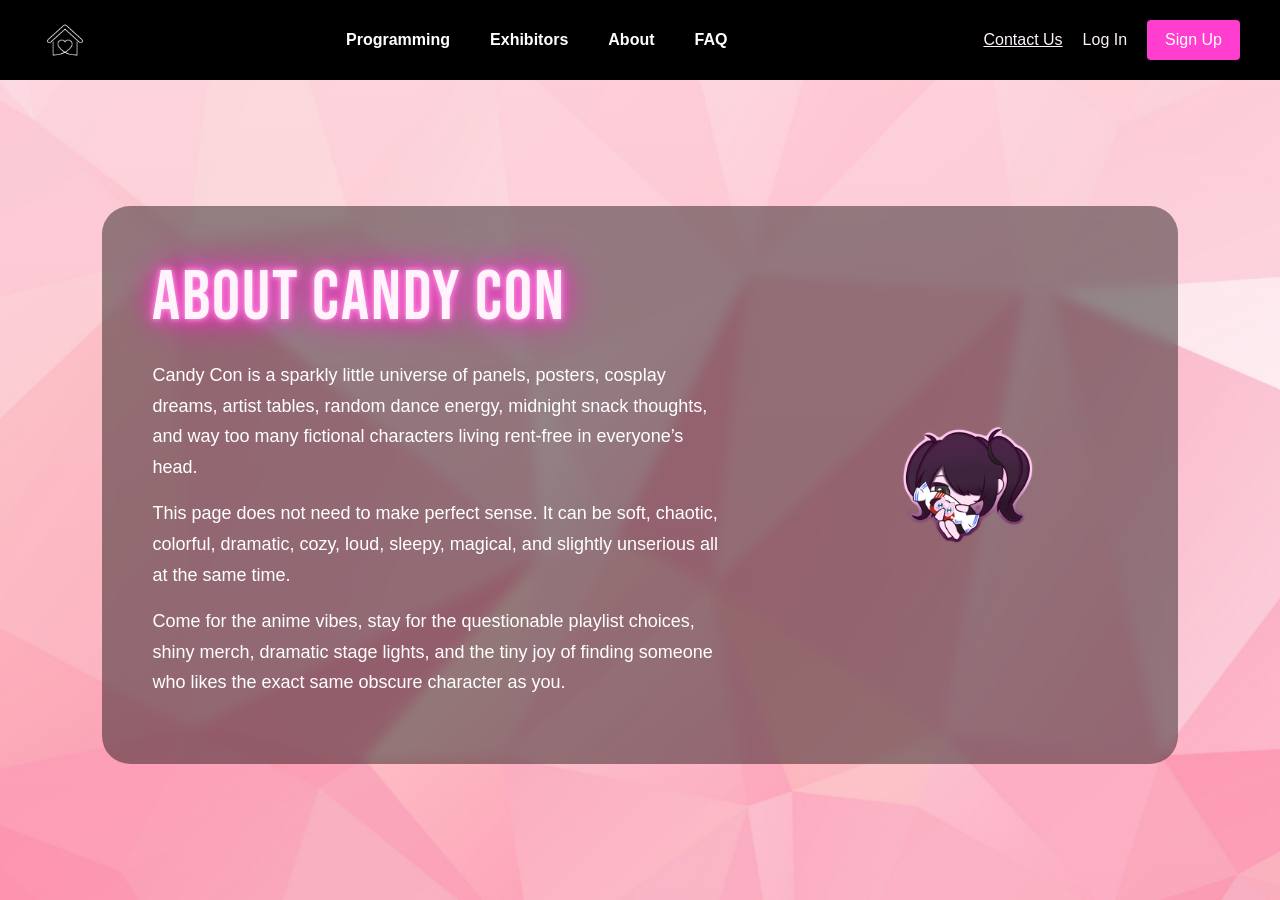
<file: about.html>
<!DOCTYPE html>
<html lang="en">
<head>
  <meta charset="UTF-8">
  <meta name="viewport" content="width=device-width, initial-scale=1.0">
  <title>About Candy Con</title>

  <!-- bootstrap -->
  <link href="https://cdn.jsdelivr.net/npm/bootstrap@5.3.2/dist/css/bootstrap.min.css" rel="stylesheet">

  <!-- google font -->
  <link href="https://fonts.googleapis.com/css2?family=Bebas+Neue&display=swap" rel="stylesheet">

  <!-- custom CSS -->
  <link rel="stylesheet" href="style.css">
  <link rel="icon" type="image/png" href="assets/favicon.png">
</head>

<body class="about-page">

<header class="top-bar">
  <!-- left side -->
<div class="left-section">
  <a href="index.html">
    <img src="assets/home.png" alt="Back to Candy Con Home" class="logo home-logo">
  </a>
</div>
  
  <nav class="main-menu">
		<a href="programming.html">Programming</a>
		<a href="exhibitors.html">Exhibitors</a>
		<a href="about.html">About</a>
		<a href="faq.html">FAQ</a>
	</nav>

  <!-- right side -->
  <div class="utility-menu">
    <a href="contact.html" class="utility-item">Contact Us</a>
    <span class="utility-item">Log In</span>
    <button class="utility-button">Sign Up</button>
  </div>
</header>

<main class="about-main">
  <section class="about-content">
    <div class="about-text">
      <h1>About Candy Con</h1>
      <p>
        Candy Con is a sparkly little universe of panels, posters, cosplay dreams,
        artist tables, random dance energy, midnight snack thoughts, and way too many
        fictional characters living rent-free in everyone’s head.
      </p>
      <p>
        This page does not need to make perfect sense. It can be soft, chaotic,
        colorful, dramatic, cozy, loud, sleepy, magical, and slightly unserious all
        at the same time.
      </p>
      <p>
        Come for the anime vibes, stay for the questionable playlist choices, shiny
        merch, dramatic stage lights, and the tiny joy of finding someone who likes
        the exact same obscure character as you.
      </p>
    </div>

    <div class="about-image-area">
      <img src="assets/favicon.png" alt="Irene Con Icon" class="about-circle-img">
    </div>
  </section>
</main>

<!-- Bootstrap JS-->
<script src="https://cdn.jsdelivr.net/npm/bootstrap@5.3.2/dist/js/bootstrap.bundle.min.js"></script>

</body>
</html>
</file>
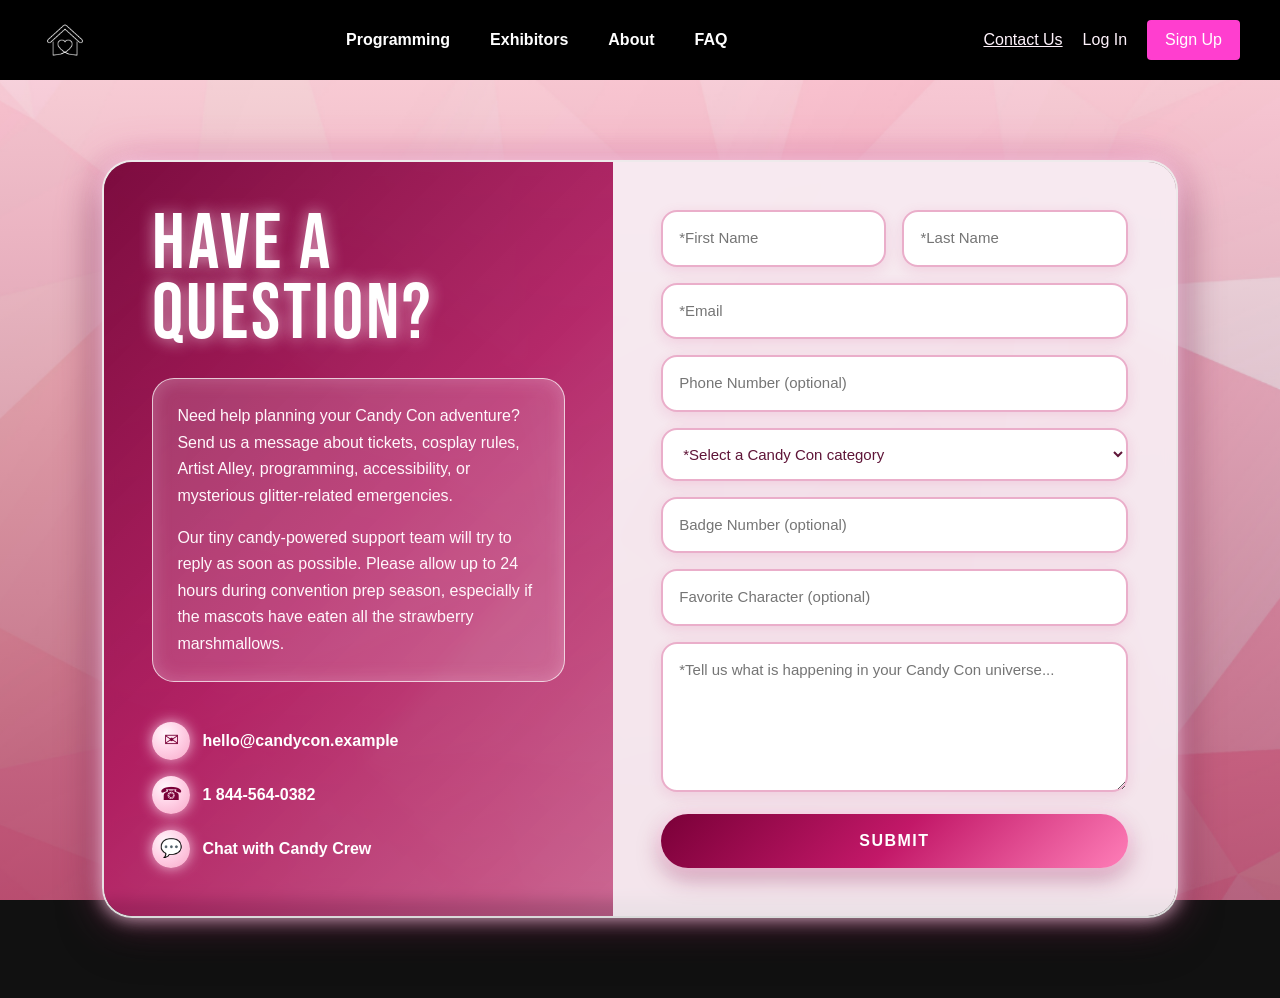
<file: contact.html>
<!DOCTYPE html>
<html lang="en">
<head>
  <meta charset="UTF-8">
  <meta name="viewport" content="width=device-width, initial-scale=1.0">
  <title>Contact | Candy Con</title>

  <!-- bootstrap -->
  <link href="https://cdn.jsdelivr.net/npm/bootstrap@5.3.2/dist/css/bootstrap.min.css" rel="stylesheet">

  <!-- google font -->
  <link href="https://fonts.googleapis.com/css2?family=Bebas+Neue&display=swap" rel="stylesheet">
  
  <link rel="stylesheet" href="style.css">
  <link rel="icon" type="image/png" href="assets/favicon.png">

  <script>
    function validateCandyContact(event) {
      event.preventDefault();

      const firstName = document.getElementById("fname").value.trim();
      const lastName = document.getElementById("lname").value.trim();
      const email = document.getElementById("email").value.trim();
      const topic = document.getElementById("topic").value;
      const message = document.getElementById("message").value.trim();
      const successMessage = document.getElementById("contact-success");

      if (!firstName || !lastName || !email || !topic || !message) {
        alert("Please fill in all required fields.");
        return false;
      }

      successMessage.textContent = "Thank you! Your Candy Con message has been received.";
      successMessage.classList.add("show-success");

      document.getElementById("candyContactForm").reset();
      return false;
    }
  </script>
</head>

<body class="contact-page">

<header class="top-bar">
  <div class="left-section">
    <a href="index.html">
      <img src="assets/home.png" alt="Back to Candy Con Home" class="logo home-logo">
    </a>
  </div>

  <nav class="main-menu">
    <a href="programming.html">Programming</a>
    <a href="exhibitors.html">Exhibitors</a>
    <a href="about.html">About</a>
    <a href="faq.html">FAQ</a>
  </nav>

  <div class="utility-menu">
    <a href="contact.html" class="utility-item">Contact Us</a>
    <span class="utility-item">Log In</span>
    <button class="utility-button">Sign Up</button>
  </div>
</header>

<main class="contact-main">
  <section class="contact-card">

    <div class="contact-left-panel">
      <div>
        <h1>Have a<br>question?</h1>

        <div class="contact-info-box">
          <p>
            Need help planning your Candy Con adventure? Send us a message about
            tickets, cosplay rules, Artist Alley, programming, accessibility,
            or mysterious glitter-related emergencies.
          </p>

          <p>
            Our tiny candy-powered support team will try to reply as soon as
            possible. Please allow up to 24 hours during convention prep season,
            especially if the mascots have eaten all the strawberry marshmallows.
          </p>
        </div>
      </div>

      <div class="contact-info-list">
        <div class="contact-item">
          <span class="contact-icon">✉</span>
          <a href="mailto:hello@candycon.example">hello@candycon.example</a>
        </div>

        <div class="contact-item">
          <span class="contact-icon">☎</span>
          <a href="tel:18445640382">1 844-564-0382</a>
        </div>

        <div class="contact-item">
          <span class="contact-icon">💬</span>
          <a href="#">Chat with Candy Crew</a>
        </div>
      </div>
    </div>

    <div class="contact-right-panel">
      <form id="candyContactForm" onsubmit="return validateCandyContact(event);">
        <div class="two-columns">
          <input type="text" id="fname" name="fname" placeholder="*First Name" required>
          <input type="text" id="lname" name="lname" placeholder="*Last Name" required>
        </div>

        <input type="email" id="email" name="email" placeholder="*Email" required>
        <input type="text" id="phone" name="phone" placeholder="Phone Number (optional)">

        <select id="topic" name="topic" required>
          <option value="">*Select a Candy Con category</option>
          <option value="Tickets">Tickets</option>
          <option value="Programming">Programming Schedule</option>
          <option value="Artist Alley">Artist Alley / Exhibitors</option>
          <option value="Cosplay">Cosplay Guidelines</option>
          <option value="Accessibility">Accessibility Request</option>
          <option value="Other">Other Inquiry</option>
        </select>

        <input type="text" id="badgeNumber" name="badgeNumber" placeholder="Badge Number (optional)">
        <input type="text" id="favoriteCharacter" name="favoriteCharacter" placeholder="Favorite Character (optional)">
        <textarea id="message" name="message" placeholder="*Tell us what is happening in your Candy Con universe..." required></textarea>

        <button type="submit">SUBMIT</button>
        <p id="contact-success" class="contact-success"></p>
      </form>
    </div>

  </section>
</main>

<script src="https://cdn.jsdelivr.net/npm/bootstrap@5.3.2/dist/js/bootstrap.bundle.min.js"></script>

</body>
</html>
</file>
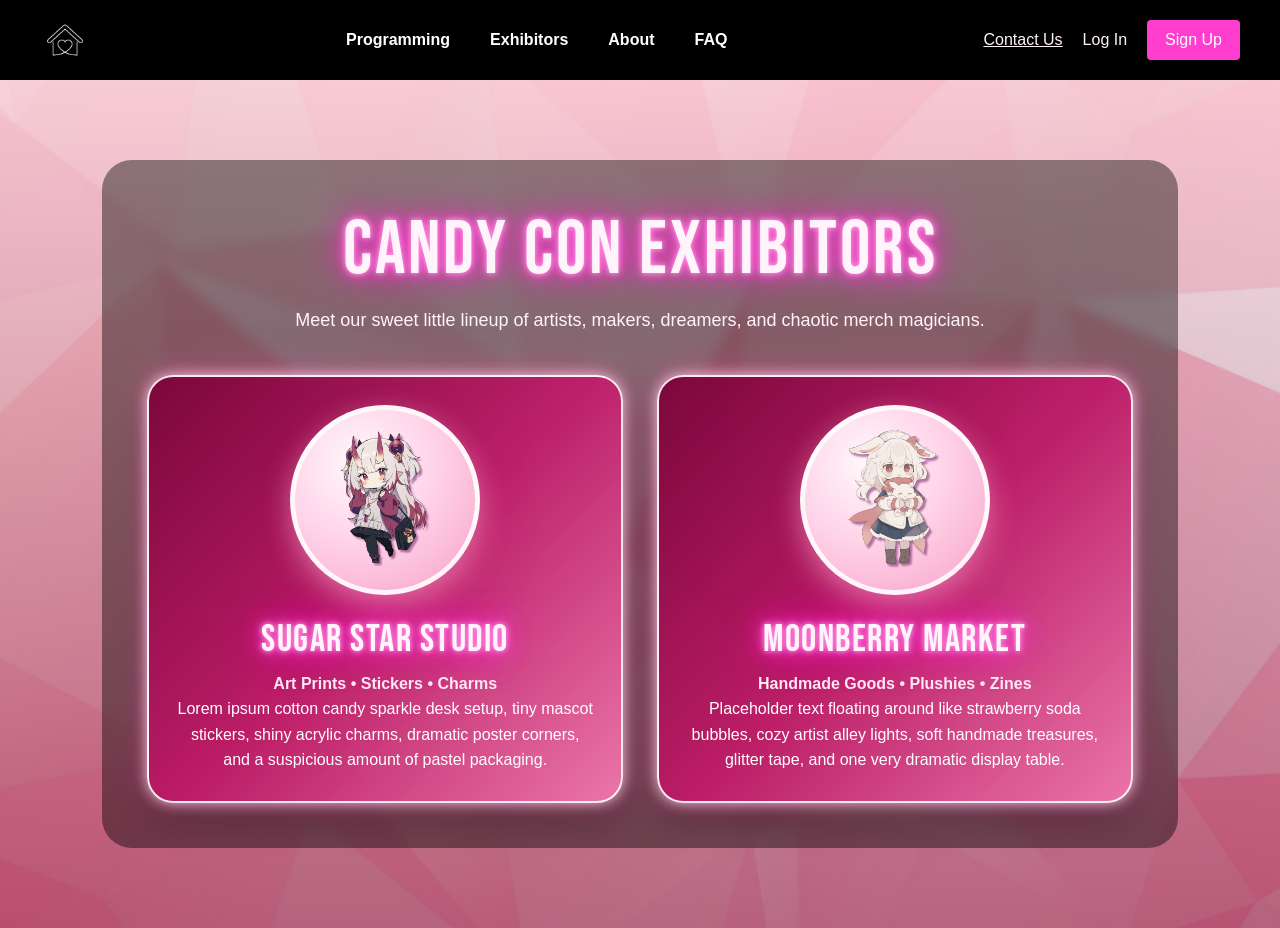
<file: exhibitors.html>
<!DOCTYPE html>
<html lang="en">
<head>
  <meta charset="UTF-8">
  <meta name="viewport" content="width=device-width, initial-scale=1.0">
  <title>Exhibitors | Candy Con</title>

  <!-- bootstrap -->
  <link href="https://cdn.jsdelivr.net/npm/bootstrap@5.3.2/dist/css/bootstrap.min.css" rel="stylesheet">
  <!-- google font -->
  <link href="https://fonts.googleapis.com/css2?family=Bebas+Neue&display=swap" rel="stylesheet">

  <!-- custom CSS -->
  <link rel="stylesheet" href="style.css">
  <link rel="icon" type="image/png" href="assets/favicon.png">
</head>

<body class="exhibitors-page">

<header class="top-bar">
  <!-- left side -->
	<div class="left-section">
	  <a href="index.html">
		<img src="assets/home.png" alt="Back to Candy Con Home" class="logo home-logo">
	  </a>
	</div>

  <nav class="main-menu">
    <a href="programming.html">Programming</a>
    <a href="exhibitors.html">Exhibitors</a>
    <a href="about.html">About</a>
    <a href="faq.html">FAQ</a>
  </nav>

  <!-- right side -->
  <div class="utility-menu">
		<a href="contact.html" class="utility-item">Contact Us</a>
		<span class="utility-item">Log In</span>
		<button class="utility-button">Sign Up</button>
 </div>
</header>

<main class="exhibitors-main">
  <section class="exhibitors-box">
    <h1>Candy Con Exhibitors</h1>
    <p class="exhibitors-intro">
      Meet our sweet little lineup of artists, makers, dreamers, and chaotic merch magicians.
    </p>

    <div class="exhibitor-grid">

      <article class="exhibitor-card">
        <div class="exhibitor-img-wrap">
          <img src="assets/ex1.png" alt="Exhibitor One" class="exhibitor-img">
        </div>

        <div class="exhibitor-info">
          <h2>Sugar Star Studio</h2>
          <p class="exhibitor-tag">Art Prints • Stickers • Charms</p>
          <p>
            Lorem ipsum cotton candy sparkle desk setup, tiny mascot stickers,
            shiny acrylic charms, dramatic poster corners, and a suspicious amount
            of pastel packaging.
          </p>
        </div>
      </article>

      <article class="exhibitor-card">
        <div class="exhibitor-img-wrap">
          <img src="assets/ex2.png" alt="Exhibitor Two" class="exhibitor-img">
        </div>

        <div class="exhibitor-info">
          <h2>Moonberry Market</h2>
          <p class="exhibitor-tag">Handmade Goods • Plushies • Zines</p>
          <p>
            Placeholder text floating around like strawberry soda bubbles, cozy
            artist alley lights, soft handmade treasures, glitter tape, and one
            very dramatic display table.
          </p>
        </div>
      </article>

    </div>
  </section>
</main>

<script src="https://cdn.jsdelivr.net/npm/bootstrap@5.3.2/dist/js/bootstrap.bundle.min.js"></script>

</body>
</html>
</file>
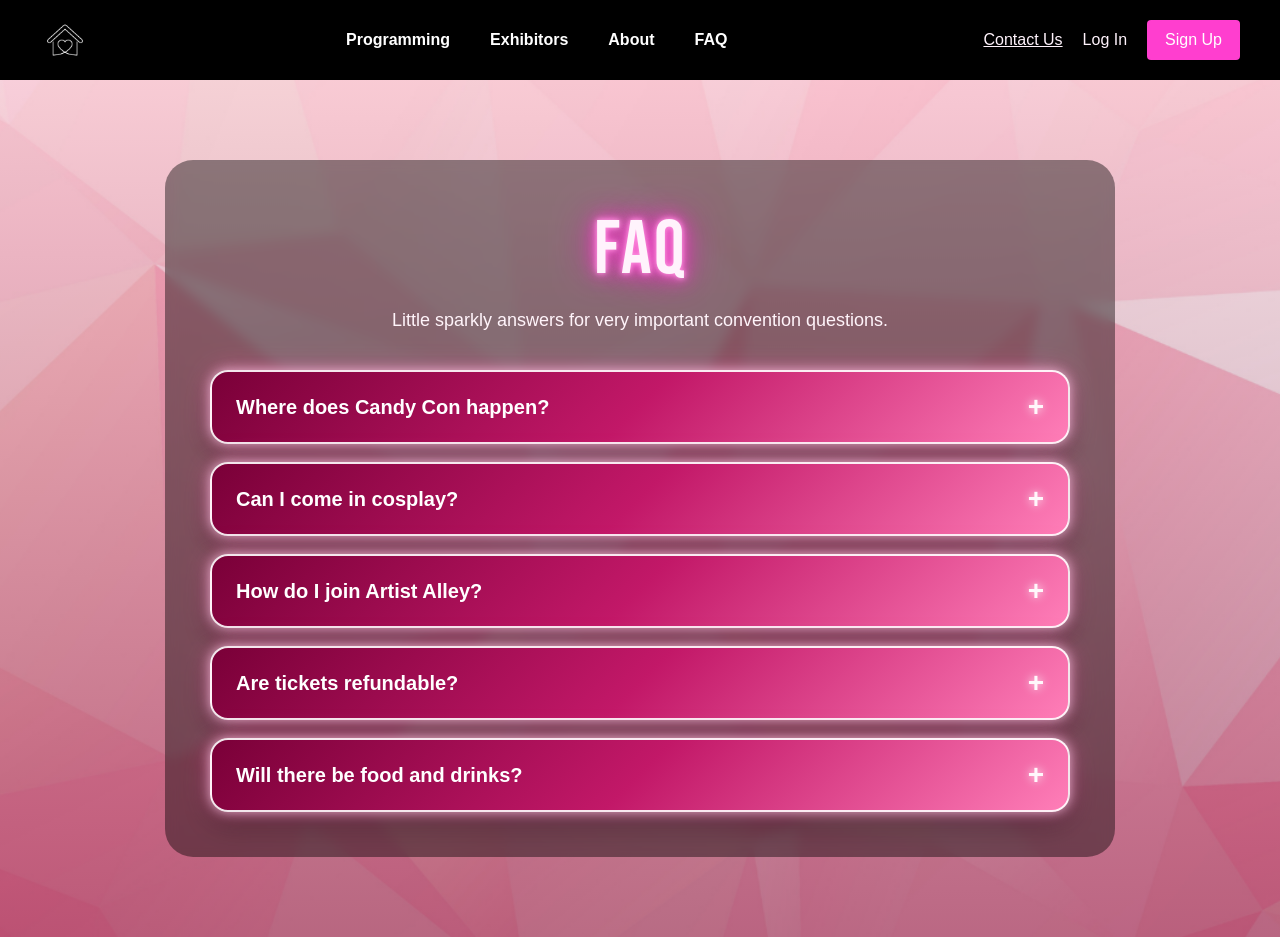
<file: faq.html>
<!DOCTYPE html>
<html lang="en">
<head>
  <meta charset="UTF-8">
  <meta name="viewport" content="width=device-width, initial-scale=1.0">
  <title>FAQ | Candy Con</title>

  <!-- bootstrap -->
  <link href="https://cdn.jsdelivr.net/npm/bootstrap@5.3.2/dist/css/bootstrap.min.css" rel="stylesheet">

  <!-- google font -->
  <link href="https://fonts.googleapis.com/css2?family=Bebas+Neue&display=swap" rel="stylesheet">

  <!-- custom CSS -->
  <link rel="stylesheet" href="style.css">

  <link rel="icon" type="image/png" href="assets/favicon.png">
</head>

<body class="faq-page">

<header class="top-bar">
  <!-- left side -->
  <div class="left-section">
  <a href="index.html">
    <img src="assets/home.png" alt="Back to Candy Con Home" class="logo home-logo">
  </a>
</div>

  <nav class="main-menu">
		<a href="programming.html">Programming</a>
		<a href="exhibitors.html">Exhibitors</a>
		<a href="about.html">About</a>
		<a href="faq.html">FAQ</a>
	</nav>

  <!-- right side -->
  <div class="utility-menu">
    <a href="contact.html" class="utility-item">Contact Us</a>
    <span class="utility-item">Log In</span>
    <button class="utility-button">Sign Up</button>
  </div>
</header>

<main class="faq-main">
  <section class="faq-box">
    <h1>FAQ</h1>
    <p class="faq-intro">
      Little sparkly answers for very important convention questions.
    </p>

    <div class="faq-list">

      <details class="faq-item">
        <summary>Where does Candy Con happen?</summary>
        <div class="faq-answer">
          <p>
            Lorem ipsum dolor sit amet, cotton candy clouds and neon moonlight.
            The location is somewhere between dramatic stage lights and a snack table.
          </p>
        </div>
      </details>

      <details class="faq-item">
        <summary>Can I come in cosplay?</summary>
        <div class="faq-answer">
          <p>
            Yes yes yes, ofcccc yes. Placeholder text HIIIII here while a tiny
            mascot runs across the hallway holding a badge and three bubble teas.
          </p>
        </div>
      </details>

      <details class="faq-item">
        <summary>How do I join Artist Alley?</summary>
        <div class="faq-answer">
          <p>
            Random placeholder answer with magical paperwork, glittery forms,
            pastel stickers, a sleepy vendor map, and absolutely no logical flow.
          </p>
        </div>
      </details>

      <details class="faq-item">
        <summary>Are tickets refundable?</summary>
        <div class="faq-answer">
          <p>
            The answer floats gently in a pink envelope. Lorem ipsum dolor sit amet,
            consectetur adipiscing elit, but make it anime convention flavored.
          </p>
        </div>
      </details>

      <details class="faq-item">
        <summary>Will there be food and drinks?</summary>
        <div class="faq-answer">
          <p>
            Placeholder noodles, mystery soda, imaginary pancakes, and a very
            suspiciously cute dessert table. Text goes here and makes no promises.
          </p>
        </div>
      </details>

    </div>
  </section>
</main>

<script src="https://cdn.jsdelivr.net/npm/bootstrap@5.3.2/dist/js/bootstrap.bundle.min.js"></script>

</body>
</html>
</file>
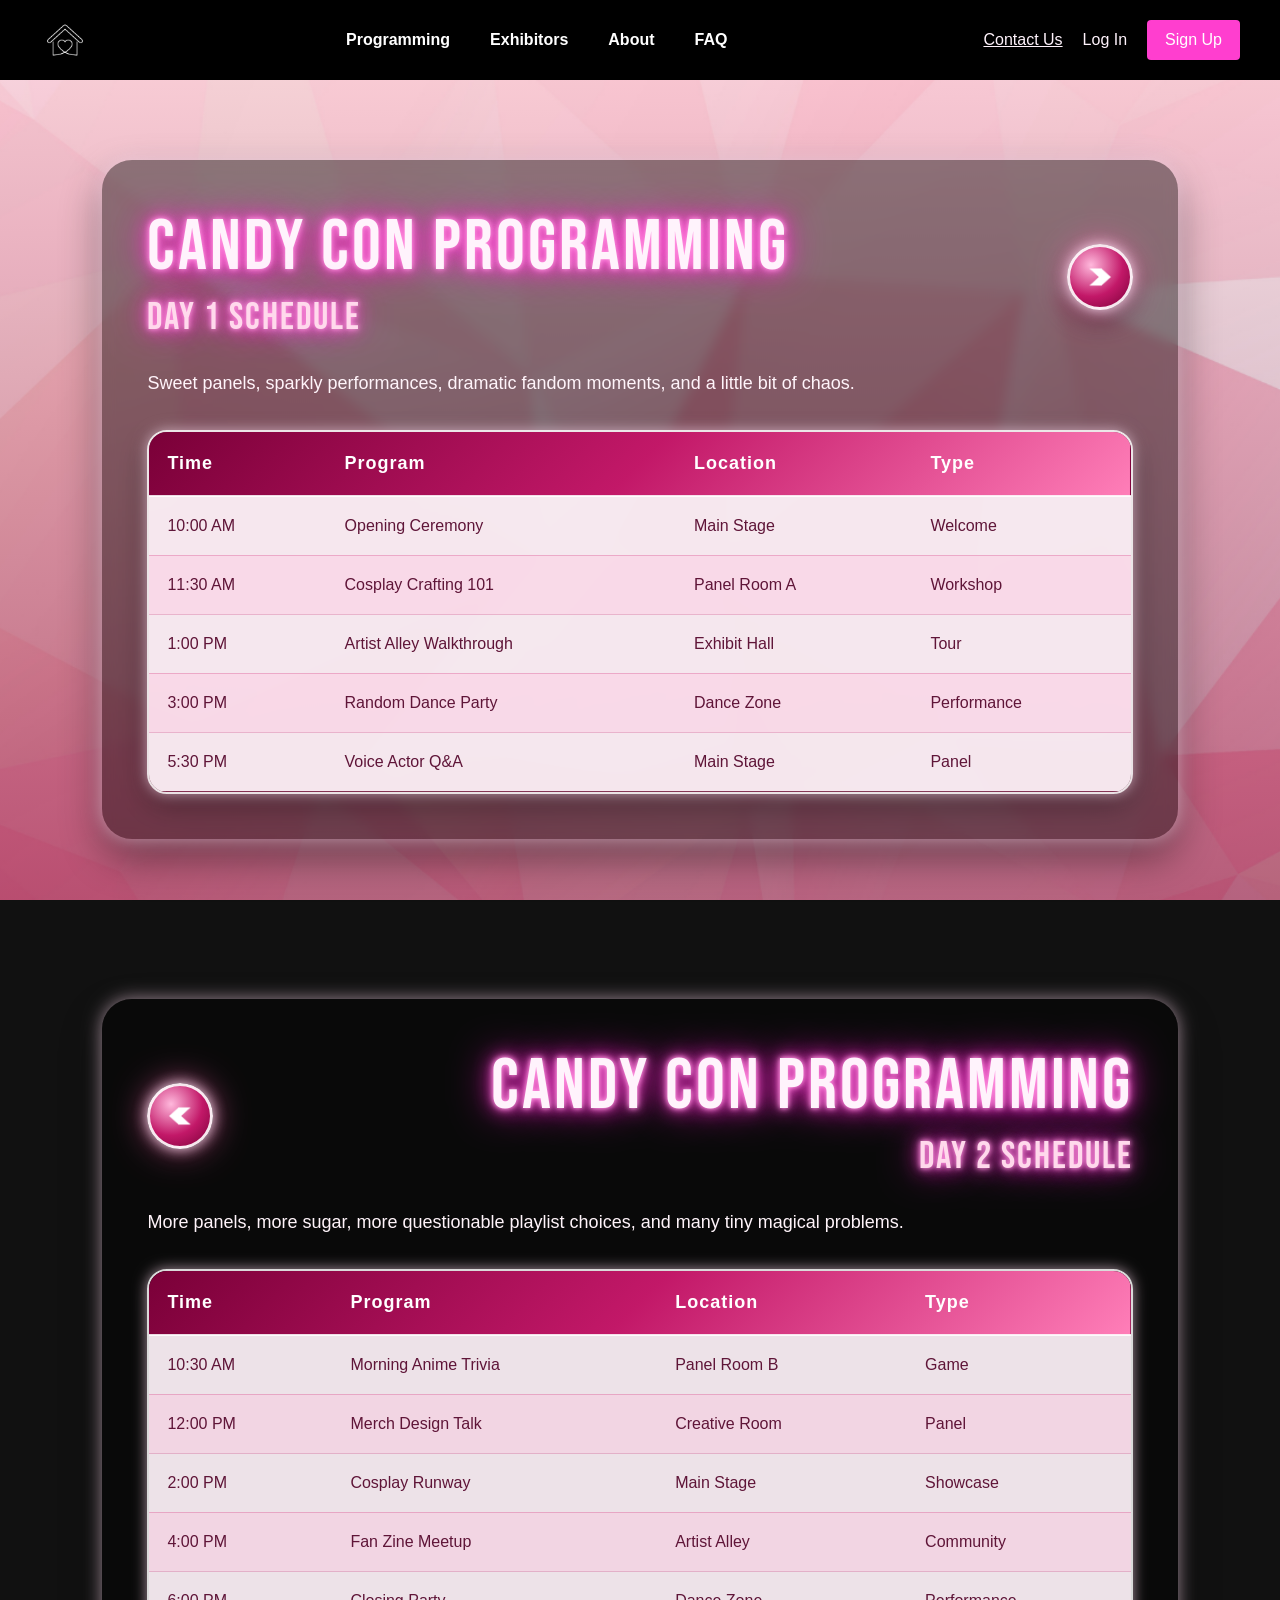
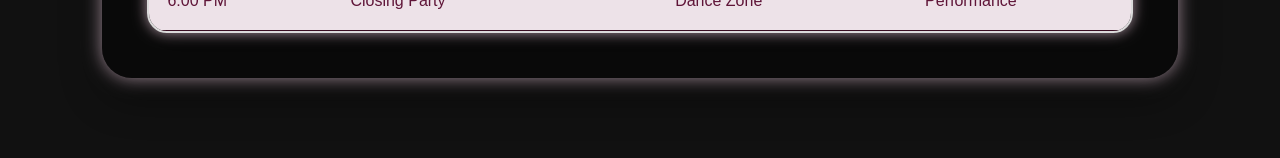
<file: programming.html>
<!DOCTYPE html>
<html lang="en">
<head>
  <meta charset="UTF-8">
  <meta name="viewport" content="width=device-width, initial-scale=1.0">
  <title>Programming | Candy Con</title>

  <!-- bootstrap -->
  <link href="https://cdn.jsdelivr.net/npm/bootstrap@5.3.2/dist/css/bootstrap.min.css" rel="stylesheet">

  <!-- google font -->
  <link href="https://fonts.googleapis.com/css2?family=Bebas+Neue&display=swap" rel="stylesheet">

  <!-- custom CSS -->
  <link rel="stylesheet" href="style.css">

  <link rel="icon" type="image/png" href="assets/favicon.png">
</head>

<body class="programming-page">

<header class="top-bar">
<div class="left-section">
  <a href="index.html">
    <img src="assets/home.png" alt="Back to Candy Con Home" class="logo home-logo">
  </a>
</div>

  <nav class="main-menu">
    <a href="programming.html">Programming</a>
    <a href="exhibitors.html">Exhibitors</a>
    <a href="about.html">About</a>
    <a href="faq.html">FAQ</a>
  </nav>

  <div class="utility-menu">
    <a href="contact.html" class="utility-item">Contact Us</a>
    <span class="utility-item">Log In</span>
    <button class="utility-button">Sign Up</button>
  </div>
</header>

<main class="programming-main">

  <!-- DAY 1 -->
  <section id="day1" class="schedule-section">
    <div class="schedule-box">
      <div class="schedule-heading-row">
        <div>
          <h1>Candy Con Programming</h1>
          <h2>Day 1 Schedule</h2>
        </div>

        <a href="#day2" class="schedule-arrow arrow-right" aria-label="Scroll to Day 2">
		  <img src="assets/arrow.png" alt="Go to Day 2">
		</a>
      </div>

      <p class="schedule-intro">
        Sweet panels, sparkly performances, dramatic fandom moments, and a little bit of chaos.
      </p>

      <div class="schedule-table-wrap">
        <table class="schedule-table">
          <thead>
            <tr>
              <th>Time</th>
              <th>Program</th>
              <th>Location</th>
              <th>Type</th>
            </tr>
          </thead>

          <tbody>
            <tr>
              <td>10:00 AM</td>
              <td>Opening Ceremony</td>
              <td>Main Stage</td>
              <td>Welcome</td>
            </tr>
            <tr>
              <td>11:30 AM</td>
              <td>Cosplay Crafting 101</td>
              <td>Panel Room A</td>
              <td>Workshop</td>
            </tr>
            <tr>
              <td>1:00 PM</td>
              <td>Artist Alley Walkthrough</td>
              <td>Exhibit Hall</td>
              <td>Tour</td>
            </tr>
            <tr>
              <td>3:00 PM</td>
              <td>Random Dance Party</td>
              <td>Dance Zone</td>
              <td>Performance</td>
            </tr>
            <tr>
              <td>5:30 PM</td>
              <td>Voice Actor Q&amp;A</td>
              <td>Main Stage</td>
              <td>Panel</td>
            </tr>
          </tbody>
        </table>
      </div>
    </div>
  </section>

  <!-- DAY 2 -->
  <section id="day2" class="schedule-section">
    <div class="schedule-box">
      <div class="schedule-heading-row">
        <a href="#day1" class="schedule-arrow arrow-left" aria-label="Scroll back to Day 1">
		  <img src="assets/arrow.png" alt="Go back to Day 1">
		</a>

        <div class="day2-heading">
          <h1>Candy Con Programming</h1>
          <h2>Day 2 Schedule</h2>
        </div>
      </div>

      <p class="schedule-intro">
        More panels, more sugar, more questionable playlist choices, and many tiny magical problems.
      </p>

      <div class="schedule-table-wrap">
        <table class="schedule-table">
          <thead>
            <tr>
              <th>Time</th>
              <th>Program</th>
              <th>Location</th>
              <th>Type</th>
            </tr>
          </thead>

          <tbody>
            <tr>
              <td>10:30 AM</td>
              <td>Morning Anime Trivia</td>
              <td>Panel Room B</td>
              <td>Game</td>
            </tr>
            <tr>
              <td>12:00 PM</td>
              <td>Merch Design Talk</td>
              <td>Creative Room</td>
              <td>Panel</td>
            </tr>
            <tr>
              <td>2:00 PM</td>
              <td>Cosplay Runway</td>
              <td>Main Stage</td>
              <td>Showcase</td>
            </tr>
            <tr>
              <td>4:00 PM</td>
              <td>Fan Zine Meetup</td>
              <td>Artist Alley</td>
              <td>Community</td>
            </tr>
            <tr>
              <td>6:00 PM</td>
              <td>Closing Party</td>
              <td>Dance Zone</td>
              <td>Performance</td>
            </tr>
          </tbody>
        </table>
      </div>
    </div>
  </section>

</main>

<script src="https://cdn.jsdelivr.net/npm/bootstrap@5.3.2/dist/js/bootstrap.bundle.min.js"></script>

</body>
</html>
</file>
<file: style.css>
* {box-sizing: border-box;}

html, body {
  margin: 0;
  padding: 0;
  overflow-x: hidden;
}

body {
  background-color: #111;
  color: white;
  font-family: Arial, sans-serif;
}

img {
  max-width: 100%;
  height: auto;
}


h1, h2 {
  font-family: 'Bebas Neue', sans-serif;
  letter-spacing: 2px;
  color: #fff3fc; /* light pink */
  text-shadow: 
    0 0 5px #ff9de2,
    0 0 10px #ff6fd8,
    0 0 20px #ff3ecf,
    0 0 40px #ff00c8;
}

p {
  line-height: 1.6;
}

.home-logo {
  cursor: pointer;
  object-fit: contain;
  transition: transform 0.2s ease, filter 0.2s ease;
}

.home-logo:hover {
  transform: scale(1.08);
  filter: drop-shadow(0 0 10px rgba(255, 210, 235, 0.9));
}

.carousel-caption {
	/* dark translucent box too make the white font stand out */
	background: rgba(0, 0, 0, 0.6); 
	padding: 25px 40px;
	border-radius: 15px;
	max-width: 600px;
	margin: auto;
}

.carousel-caption .btn {
	padding: 12px 28px;
	font-weight: bold;
	border-radius: 25px;
	transition: all 0.3s ease;
}

.carousel-caption .btn:hover {transform: scale(1.08);}

/* desktop layout */
.main-container{
	display: flex;
	gap: 20px;
	padding: 20px;
}

.left, .right {
	width: 20%;
	padding: 20px;
	background: #eee;
	color: black;
}

.content {
	width: 60%;
	padding: 20px;
	background: #ddd;
	color: black;
}

/* top navigation bar */
.top-bar {
	display: flex;
	justify-content: space-between;
	align-items: center;
	padding: 15px 40px;
	background-color: #000;
}

.logo {
	height: 50px;
	border-radius: 6px;
}

.left-section {
	display: flex;
	align-items: center;
	gap: 40px; /*spacing between logo & menu */
}

.main-menu{
	display: flex;
	gap: 40px;
}
.main-menu a {
	text-decoration: none;
	color: white;
	font-weight: 700;
	transition: all 0.3s ease;
}

/* Prevent visited links change color */
.main-menu a:visited {color: white;}

.main-menu a:hover {
	color: #ff3ecf;
	text-decoration: none;
	transform: translateY(-3px);
}

.utility-menu {
	display: flex;
	align-items: center;
	gap: 20px;
}

.utility-item {
	cursor: pointer;
	color: #fff3fc;
	transition: all 0.3s ease;
}

.utility-item:hover {
	text-decoration: underline;
	color: #fa4887;
}

/* Button styling */
.utility-button {
	background-color: #ff3ecf;
	color: white;
	border: none;
	padding: 8px 18px;
	border-radius: 4px;
	cursor: pointer;
	transition: all 0.3s ease;
}

/* Button hover */
.utility-button:hover {
	background-color: #d62bb0;
	transform: scale(1.05);
}

* {
  box-sizing: border-box;
}

img {
  max-width: 100%;
}

/* Tablets / small laptops */
@media (max-width: 900px) {
  .top-bar {
    flex-wrap: wrap;
    gap: 14px;
    padding: 14px 5%;
  }

  .left-section {
    flex: 0 0 auto;
  }

  .logo {
    width: 58px;
    height: 58px;
    object-fit: cover;
  }

  .main-menu {
    order: 3;
    width: 100%;
    display: flex;
    justify-content: center;
    flex-wrap: wrap;
    gap: 10px 18px;
  }

  .main-menu a {
    font-size: 16px;
  }

  .utility-menu {
    margin-left: auto;
    display: flex;
    align-items: center;
    gap: 10px;
  }

  .utility-item {
    font-size: 14px;
  }

  .utility-button {
    padding: 8px 14px;
    font-size: 14px;
  }

  .carousel-item img {
    height: 60vh;
    object-fit: cover;
  }

  .carousel-caption h1,
  .carousel-caption .hero-text {
    font-size: 44px;
  }

  .carousel-caption p {
    font-size: 18px;
  }

  .hero-cards {
    grid-template-columns: repeat(2, minmax(220px, 1fr));
    gap: 24px;
    padding: 40px 6%;
  }
}

/* mobile */
@media (max-width: 600px) {

  h1 {font-size: 26px;}
  h2 {font-size: 20px;}
  
  p{
	  font-size: 15px;
	  line-height: 1.5;
	  text-align: center;
  }

  .carousel-caption {
    bottom: 10%;
  }
  
  /* hide sidebars*/
  .left, .right {
    display: none;   
  }

  .content {
    width: 100%;
    padding: 15px;
  }

  nav, footer {
    font-size: 14px;
    padding: 10px;
  }
  
  /* Header adjustments */
	.logo {
		height: 45px;
	}

	.site-title {
		font-size: 22px;
	}

	.main-nav {
		display: flex;
		flex-direction: column;
		align-items: center;
	}
  
	.main-nav a {
		margin: 5px 0;
	}
	
	.hero-cards {
		flex-direction: column;
		align-items: center;
	}
	
	.hero-card p {
        font-size: 1rem;
    }
	
	.accordion-section {
		padding: 30px 20px;
	}

	.accordion-section h3 {
		font-size: 1.8rem;
	}

	.accordion-section p {
		font-size: 1rem;
	}
  
}

/* hero-cards for desktop default */
.hero-card {
	display: flex;
	width: 280px;
	flex-direction: column;
	align-items: center;
	justify-content: center;
	text-align: center;
	cursor: pointer;
    transition: all 0.3s ease;
}

.hero-card:hover{
	transform: translateY(-10px);
}

.hero-card p{
	font-size: 1.3rem;
	font-weight: 400;
	line-height: 1.5;
}
 
.hero-cards {
	display: flex;
	justify-content: center;
	align-items: stretch; /* ensures equal height */
	gap: 40px;
	padding: 60px 20px;
	background: #e7c9da;   
}

.hero-cards input{ display: none;}
  
.hero-card img {
	width: 160px;      
	height: 160px;/* force square alignment */
	object-fit: contain;
	margin-bottom: 20px;
}

.stat{
	font-family: 'Bebas Neue', sans-serif;
	font-size: 2.8rem;
	font-weight: 700;
	color: #fa4887; /*matches the icon color */
	margin-bottom: 10px;
}

.accordion-section{
	width: 100%;
	background: white;
	padding: 40px;
	text-align: center;
}
.detail {
    display: none;
    max-width: 700px;
    margin: auto;
    color: #333;
}

#attendees:checked ~ .accordion-section #attendees-detail {display: block;}

#vendors:checked ~ .accordion-section #vendors-detail {display: block;}

#events:checked ~ .accordion-section #events-detail {display: block;}

.accordion-section h3 {
	font-family: 'Bebas Neue', sans-serif;
	font-size: 2.2rem; 
	font-weight: 700;
	color: #fa4887;
	margin-bottom: 15px;
}

.accordion-section p {
	font-size: 1.15rem;
	line-height: 1.8;
	color: #444;
	max-width: 750px;
	margin: 0 auto;
	letter-spacing: 0.5px;
}

/* ==================== About Page ==================== */

.about-page {
  min-height: 100vh;
  background-image:
    linear-gradient(rgba(255, 230, 242, 0.25), rgba(255, 190, 220, 0.25)),
    url("assets/about_bg.png");
  background-size: cover;
  background-position: center;
  background-repeat: no-repeat;
  color: white;
}

.about-main {
  min-height: calc(100vh - 90px);
  display: flex;
  align-items: center;
  justify-content: center;
  padding: 80px 8%;
}

.about-content {
  width: 100%;
  max-width: 1150px;
  display: flex;
  align-items: center;
  justify-content: space-between;
  gap: 60px;
  padding: 50px;
  border-radius: 28px;
  background: rgba(0, 0, 0, 0.42);
  backdrop-filter: blur(6px);
}

.about-text {
  flex: 1;
}

.about-text h1 {
  font-family: "Bebas Neue", sans-serif;
  font-size: 70px;
  letter-spacing: 2px;
  margin-bottom: 20px;
}

.about-text p {
  font-size: 18px;
  line-height: 1.7;
  margin-bottom: 16px;
}

.about-image-area {
  flex: 0 0 340px;
  display: flex;
  justify-content: center;
  align-items: center;
}

.about-circle {
  width: 300px;
  height: 300px;
  border-radius: 50%;
  background: radial-gradient(circle at 35% 30%, #fff7fb, #ffd1e6 45%, #f7a8c8 100%);
  display: flex;
  justify-content: center;
  align-items: center;
  box-shadow: 0 18px 45px rgba(255, 160, 200, 0.45);
  border: 5px solid rgba(255, 255, 255, 0.75);
}

.about-circle-img {
  width: 190px;
  height: 190px;
  object-fit: contain;
  border-radius: 50%;
}

@media (max-width: 850px) {
  .about-content {
    flex-direction: column-reverse;
    text-align: center;
    padding: 35px 25px;
  }

  .about-text h1 {
    font-size: 52px;
  }

  .about-image-area {
    flex: none;
  }

  .about-circle {
    width: 230px;
    height: 230px;
  }

  .about-circle-img {
    width: 145px;
    height: 145px;
  }
}

/* ==================== FAQ Page ==================== */

.faq-page {
  min-height: 100vh;
  background-image:
    linear-gradient(rgba(255, 225, 240, 0.25), rgba(90, 0, 45, 0.4)),
    url("assets/about_bg.png");
  background-size: cover;
  background-position: center;
  background-repeat: no-repeat;
  color: white;
}

.faq-main {
  min-height: calc(100vh - 90px);
  display: flex;
  justify-content: center;
  align-items: flex-start;
  padding: 80px 8%;
}

.faq-box {
  width: 100%;
  max-width: 950px;
  padding: 45px;
  border-radius: 28px;
  background: rgba(0, 0, 0, 0.42);
  backdrop-filter: blur(6px);
}

.faq-box h1 {
  font-family: "Bebas Neue", sans-serif;
  font-size: 76px;
  letter-spacing: 3px;
  text-align: center;
  margin-bottom: 10px;
}

.faq-intro {
  text-align: center;
  font-size: 18px;
  margin-bottom: 35px;
  color: #fff4fa;
}

.faq-list {
  display: flex;
  flex-direction: column;
  gap: 18px;
}

.faq-item {
  border-radius: 18px;
  overflow: hidden;
  border: 2px solid rgba(255, 255, 255, 0.9);
  background: linear-gradient(135deg, #7a0038, #c21868 50%, #ff7eb8);
  box-shadow:
    0 0 12px rgba(255, 210, 235, 0.75),
    0 0 25px rgba(255, 90, 170, 0.5),
    0 12px 28px rgba(0, 0, 0, 0.35);
}

.faq-item summary {
  cursor: pointer;
  list-style: none;
  padding: 20px 24px;
  font-size: 20px;
  font-weight: 700;
  color: white;
  position: relative;
}

.faq-item summary::-webkit-details-marker {
  display: none;
}

.faq-item summary::after {
  content: "+";
  position: absolute;
  right: 24px;
  top: 50%;
  transform: translateY(-50%);
  font-size: 28px;
  font-weight: 700;
  color: #fff7fb;
  text-shadow: 0 0 10px rgba(255, 255, 255, 0.9);
}

.faq-item[open] summary::after {
  content: "−";
}

.faq-answer {
  margin: 0 18px 18px;
  padding: 18px 22px;
  border-radius: 14px;
  background: rgba(255, 244, 250, 0.95);
  color: #5f1538;
  border: 1px solid rgba(255, 255, 255, 0.9);
  box-shadow: inset 0 0 14px rgba(255, 150, 205, 0.35);
}

.faq-answer p {
  margin: 0;
  line-height: 1.6;
}

.faq-item:hover {
  transform: translateY(-2px);
  box-shadow:
    0 0 16px rgba(255, 230, 245, 0.95),
    0 0 34px rgba(255, 90, 170, 0.7),
    0 14px 32px rgba(0, 0, 0, 0.4);
}

@media (max-width: 750px) {
  .faq-main {
    padding: 50px 5%;
  }

  .faq-box {
    padding: 30px 20px;
  }

  .faq-box h1 {
    font-size: 56px;
  }

  .faq-item summary {
    font-size: 17px;
    padding: 18px 48px 18px 18px;
  }
}

/* ==================== Exhibitors Page ==================== */

.exhibitors-page {
  min-height: 100vh;
  background-image:
    linear-gradient(rgba(255, 225, 240, 0.25), rgba(90, 0, 45, 0.42)),
    url("assets/about_bg.png");
  background-size: cover;
  background-position: center;
  background-repeat: no-repeat;
  color: white;
}

.exhibitors-main {
  min-height: calc(100vh - 90px);
  display: flex;
  justify-content: center;
  align-items: flex-start;
  padding: 80px 8%;
}

.exhibitors-box {
  width: 100%;
  max-width: 1100px;
  padding: 45px;
  border-radius: 30px;
  background: rgba(0, 0, 0, 0.42);
  backdrop-filter: blur(6px);
}

.exhibitors-box h1 {
  font-family: "Bebas Neue", sans-serif;
  font-size: 76px;
  letter-spacing: 3px;
  text-align: center;
  margin-bottom: 10px;
}

.exhibitors-intro {
  text-align: center;
  font-size: 18px;
  margin-bottom: 40px;
  color: #fff4fa;
}

.exhibitor-grid {
  display: grid;
  grid-template-columns: repeat(2, 1fr);
  gap: 34px;
}

.exhibitor-card {
  padding: 28px;
  border-radius: 26px;
  background: linear-gradient(135deg, rgba(122, 0, 56, 0.92), rgba(194, 24, 104, 0.9), rgba(255, 126, 184, 0.85));
  border: 2px solid rgba(255, 255, 255, 0.9);
  box-shadow:
    0 0 14px rgba(255, 220, 240, 0.85),
    0 0 32px rgba(255, 90, 170, 0.55),
    0 14px 34px rgba(0, 0, 0, 0.42);
  text-align: center;
  transition: transform 0.25s ease, box-shadow 0.25s ease;
}

.exhibitor-card:hover {
  transform: translateY(-6px);
  box-shadow:
    0 0 20px rgba(255, 240, 250, 1),
    0 0 44px rgba(255, 90, 170, 0.8),
    0 18px 40px rgba(0, 0, 0, 0.48);
}

.exhibitor-img-wrap {
  width: 190px;
  height: 190px;
  margin: 0 auto 22px;
  border-radius: 50%;
  background: radial-gradient(circle at 35% 30%, #fff8fc, #ffd3e8 45%, #f7a1c6 100%);
  display: flex;
  justify-content: center;
  align-items: center;
  border: 5px solid rgba(255, 255, 255, 0.85);
  box-shadow: 0 10px 28px rgba(255, 170, 210, 0.55);
}

.exhibitor-img {
  width: 155px;
  height: 155px;
  object-fit: cover;
  border-radius: 50%;
}

.exhibitor-info h2 {
  font-family: "Bebas Neue", sans-serif;
  font-size: 38px;
  letter-spacing: 1.5px;
  margin-bottom: 8px;
}

.exhibitor-tag {
  font-weight: 700;
  color: #ffe7f3;
  margin-bottom: 14px;
}

.exhibitor-info p {
  line-height: 1.6;
  margin-bottom: 0;
}

@media (max-width: 850px) {
  .exhibitors-main {
    padding: 50px 5%;
  }

  .exhibitors-box {
    padding: 30px 20px;
  }

  .exhibitors-box h1 {
    font-size: 54px;
  }

  .exhibitor-grid {
    grid-template-columns: 1fr;
  }

  .exhibitor-img-wrap {
    width: 165px;
    height: 165px;
  }

  .exhibitor-img {
    width: 132px;
    height: 132px;
  }
}

/* ==================== Programming Page ==================== */

html {
  scroll-behavior: smooth;
}

.programming-page {
  min-height: 100vh;
  background-image:
    linear-gradient(rgba(255, 225, 240, 0.25), rgba(90, 0, 45, 0.42)),
    url("assets/about_bg.png");
  background-size: cover;
  background-position: center;
  background-repeat: no-repeat;
  background-attachment: fixed;
  color: white;
}

.programming-main {
  width: 100%;
}

.schedule-section {
  min-height: calc(100vh - 90px);
  display: flex;
  align-items: center;
  justify-content: center;
  padding: 80px 8%;
  scroll-margin-top: 90px;
}

.schedule-box {
  width: 100%;
  max-width: 1100px;
  padding: 45px;
  border-radius: 30px;
  background: rgba(0, 0, 0, 0.42);
  backdrop-filter: blur(6px);
  box-shadow:
    0 0 18px rgba(255, 220, 240, 0.6),
    0 18px 40px rgba(0, 0, 0, 0.45);
}

.schedule-heading-row {
  display: flex;
  align-items: center;
  justify-content: space-between;
  gap: 24px;
}

.schedule-heading-row h1 {
  font-family: "Bebas Neue", sans-serif;
  font-size: 72px;
  letter-spacing: 3px;
  margin: 0;
}

.schedule-heading-row h2 {
  font-family: "Bebas Neue", sans-serif;
  font-size: 38px;
  letter-spacing: 2px;
  color: #ffd9ec;
  margin-top: 4px;
}

.day2-heading {
  text-align: right;
  margin-left: auto;
}

.schedule-intro {
  margin: 20px 0 32px;
  font-size: 18px;
  color: #fff4fa;
}

.schedule-arrow {
  width: 66px;
  height: 66px;
  border-radius: 50%;
  display: inline-flex;
  align-items: center;
  justify-content: center;
  text-decoration: none;
  background: radial-gradient(circle at 35% 30%, #ffb8dc, #c21868 55%, #7a0038 100%);
  border: 3px solid rgba(255, 255, 255, 0.9);
  box-shadow:
    0 0 14px rgba(255, 230, 245, 0.95),
    0 0 34px rgba(255, 90, 170, 0.7),
    0 12px 28px rgba(0, 0, 0, 0.45);
  transition: transform 0.25s ease, box-shadow 0.25s ease;
}

.schedule-arrow img {
  width: 34px;
  height: 34px;
  object-fit: contain;
}

.arrow-left img {
  transform: rotate(180deg);
}

.schedule-arrow:hover {
  transform: scale(1.08);
  box-shadow:
    0 0 20px rgba(255, 245, 250, 1),
    0 0 46px rgba(255, 80, 170, 0.9),
    0 14px 34px rgba(0, 0, 0, 0.5);
}

.schedule-table-wrap {
  overflow-x: auto;
  border-radius: 20px;
  border: 2px solid rgba(255, 255, 255, 0.85);
  box-shadow:
    0 0 14px rgba(255, 220, 240, 0.65),
    0 10px 30px rgba(0, 0, 0, 0.35);
}

.schedule-table {
  width: 100%;
  border-collapse: collapse;
  overflow: hidden;
  color: white;
}

.schedule-table thead {
  background: linear-gradient(135deg, #7a0038, #c21868, #ff7eb8);
}

.schedule-table th {
  padding: 18px;
  font-size: 18px;
  letter-spacing: 1px;
  border-bottom: 2px solid rgba(255, 255, 255, 0.85);
}

.schedule-table td {
  padding: 17px 18px;
  background: rgba(255, 244, 250, 0.93);
  color: #5f1538;
  border-bottom: 1px solid rgba(194, 24, 104, 0.25);
}

.schedule-table tbody tr:nth-child(even) td {
  background: rgba(255, 225, 240, 0.95);
}

.schedule-table tbody tr:hover td {
  background: #ffd4e8;
}

/* ==================== Contact Page ==================== */

.contact-page {
  min-height: 100vh;
  background-image:
    linear-gradient(rgba(255, 225, 240, 0.25), rgba(90, 0, 45, 0.42)),
    url("assets/about_bg.png");
  background-size: cover;
  background-position: center;
  background-repeat: no-repeat;
  background-attachment: fixed;
  color: white;
}

.contact-main {
  min-height: calc(100vh - 90px);
  display: flex;
  justify-content: center;
  align-items: center;
  padding: 80px 8%;
}

.contact-card {
  width: 100%;
  max-width: 1150px;
  display: grid;
  grid-template-columns: 0.95fr 1.05fr;
  overflow: hidden;
  border-radius: 30px;
  border: 2px solid rgba(255, 255, 255, 0.85);
  background: rgba(0, 0, 0, 0.42);
  backdrop-filter: blur(7px);
  box-shadow:
    0 0 18px rgba(255, 220, 240, 0.75),
    0 0 40px rgba(255, 90, 170, 0.45),
    0 18px 45px rgba(0, 0, 0, 0.48);
}

.contact-left-panel {
  min-height: 650px;
  padding: 48px;
  display: flex;
  flex-direction: column;
  justify-content: space-between;
  background: linear-gradient(135deg, rgba(122, 0, 56, 0.9), rgba(194, 24, 104, 0.78), rgba(255, 126, 184, 0.65));
}

.contact-left-panel h1 {
  font-family: "Bebas Neue", sans-serif;
  font-size: 78px;
  line-height: 0.9;
  letter-spacing: 3px;
  margin-bottom: 28px;
  color: white;
  text-shadow: 0 0 16px rgba(255, 230, 245, 0.65);
}

.contact-info-box {
  padding: 24px;
  border-radius: 22px;
  background: rgba(255, 244, 250, 0.16);
  border: 1.5px solid rgba(255, 255, 255, 0.72);
  box-shadow: inset 0 0 18px rgba(255, 210, 235, 0.25);
}

.contact-info-box p {
  margin-bottom: 16px;
  line-height: 1.65;
  color: #fff7fb;
}

.contact-info-box p:last-child {
  margin-bottom: 0;
}

.contact-info-list {
  display: flex;
  flex-direction: column;
  gap: 16px;
}

.contact-item {
  display: flex;
  align-items: center;
  gap: 12px;
}

.contact-icon {
  width: 38px;
  height: 38px;
  border-radius: 50%;
  display: inline-flex;
  align-items: center;
  justify-content: center;
  background: radial-gradient(circle at 35% 30%, #fff7fb, #ffd1e6 45%, #f7a8c8 100%);
  color: #7a0038;
  font-size: 18px;
  box-shadow: 0 0 14px rgba(255, 230, 245, 0.8);
}

.contact-item a {
  color: white;
  text-decoration: none;
  font-weight: 700;
}

.contact-item a:hover {
  color: #ffe0ef;
  text-shadow: 0 0 10px rgba(255, 230, 245, 0.9);
}

.contact-right-panel {
  padding: 48px;
  background: rgba(255, 244, 250, 0.92);
}

.contact-right-panel form {
  display: flex;
  flex-direction: column;
  gap: 16px;
}

.two-columns {
  display: grid;
  grid-template-columns: 1fr 1fr;
  gap: 16px;
}

.contact-right-panel input,
.contact-right-panel select,
.contact-right-panel textarea {
  width: 100%;
  padding: 15px 16px;
  border-radius: 16px;
  border: 2px solid rgba(194, 24, 104, 0.35);
  background: white;
  color: #5f1538;
  font-size: 15px;
  outline: none;
  box-shadow: 0 4px 14px rgba(194, 24, 104, 0.12);
}

.contact-right-panel input:focus,
.contact-right-panel select:focus,
.contact-right-panel textarea:focus {
  border-color: #c21868;
  box-shadow:
    0 0 0 4px rgba(255, 126, 184, 0.25),
    0 0 18px rgba(255, 90, 170, 0.28);
}

.contact-right-panel textarea {
  min-height: 150px;
  resize: vertical;
}

.contact-right-panel button {
  margin-top: 6px;
  padding: 15px 18px;
  border: none;
  border-radius: 999px;
  background: linear-gradient(135deg, #7a0038, #c21868, #ff7eb8);
  color: white;
  font-weight: 800;
  letter-spacing: 1.5px;
  box-shadow:
    0 0 14px rgba(255, 210, 235, 0.8),
    0 10px 24px rgba(122, 0, 56, 0.35);
  transition: transform 0.2s ease, box-shadow 0.2s ease;
}

.contact-right-panel button:hover {
  transform: translateY(-2px);
  box-shadow:
    0 0 20px rgba(255, 235, 248, 1),
    0 12px 28px rgba(122, 0, 56, 0.45);
}

.contact-success {
  display: none;
  margin: 6px 0 0;
  color: #7a0038;
  font-weight: 700;
  text-align: center;
}

.contact-success.show-success {
  display: block;
}


@media (max-width: 800px) {
  .schedule-section {
    padding: 55px 5%;
  }

  .schedule-box {
    padding: 30px 20px;
  }

  .schedule-heading-row h1 {
    font-size: 48px;
  }

  .schedule-heading-row h2 {
    font-size: 30px;
  }

  .schedule-arrow {
    width: 52px;
    height: 52px;
    font-size: 30px;
  }

  .schedule-table th,
  .schedule-table td {
    padding: 14px;
    font-size: 14px;
  }

  .contact-main {
    padding: 60px 5%;
  }

  .contact-card {
    grid-template-columns: 1fr;
  }

  .contact-left-panel {
    min-height: auto;
    gap: 34px;
  }

  .contact-left-panel h1 {
    font-size: 62px;
  }
}
</file>
